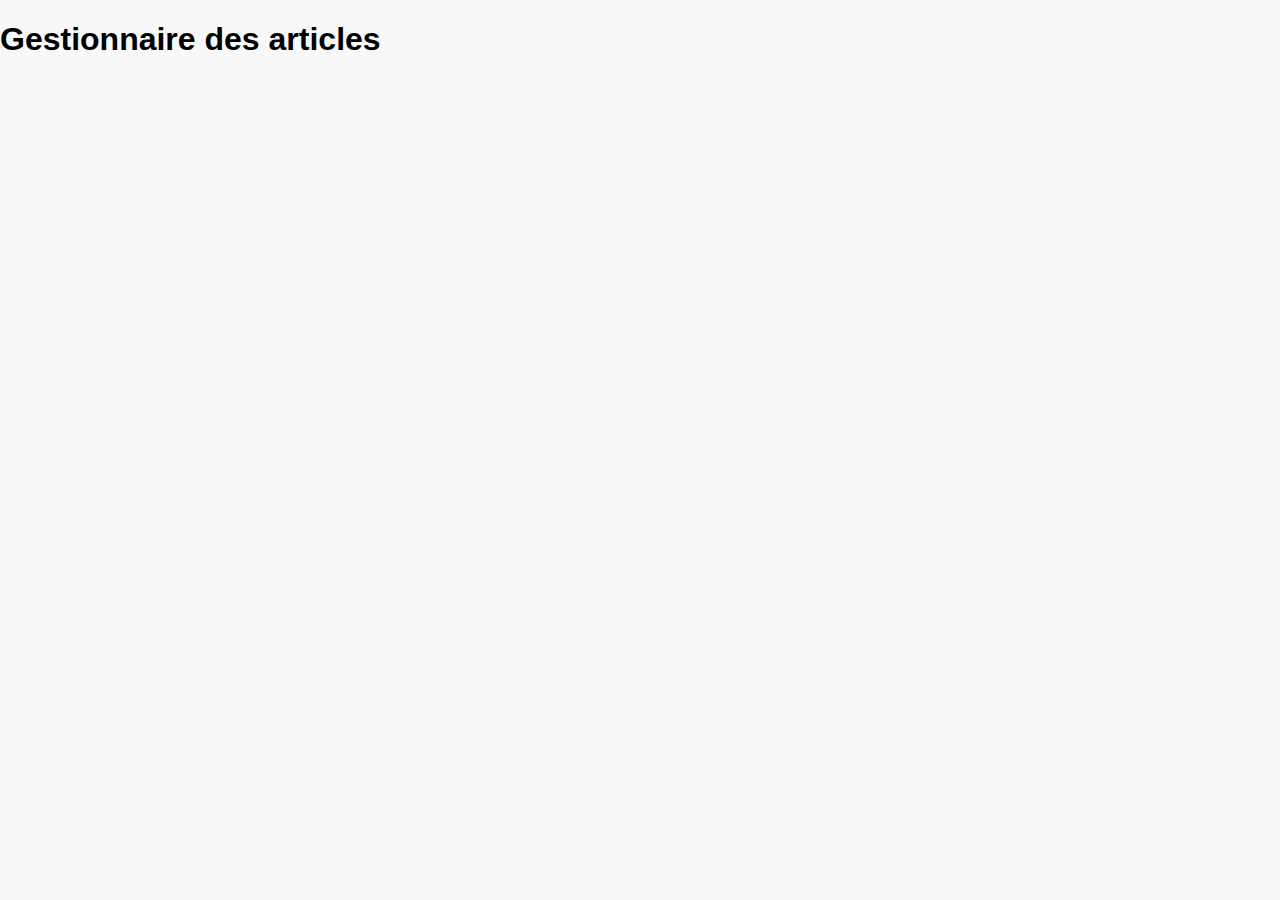
<file: projet/client/admin/index.html>
<!doctype html>
<html lang="fr">

<head>
    <title>Menu</title>
    <meta charset="UTF-8">
    <link rel="stylesheet" type="text/css" href="../stylesheets/main.css" />
    <script type="text/javascript" src="https://ajax.googleapis.com/ajax/libs/jquery/3.7.1/jquery.min.js"></script>
    <script type="module" src="../scripts/controllers/adminCtrl.js" defer></script>
</head>

<body>
    <div class="conteneur">
        <div class="menu-container">
            <h1>Gestionnaire des articles</h1>
            <div class="menu-section">
                <div class="menu-item">
                    <tdiv id="listeArticlesModif" />
                </div>
            </div>
        </div>
    </div>
</body>

</html>
</file>
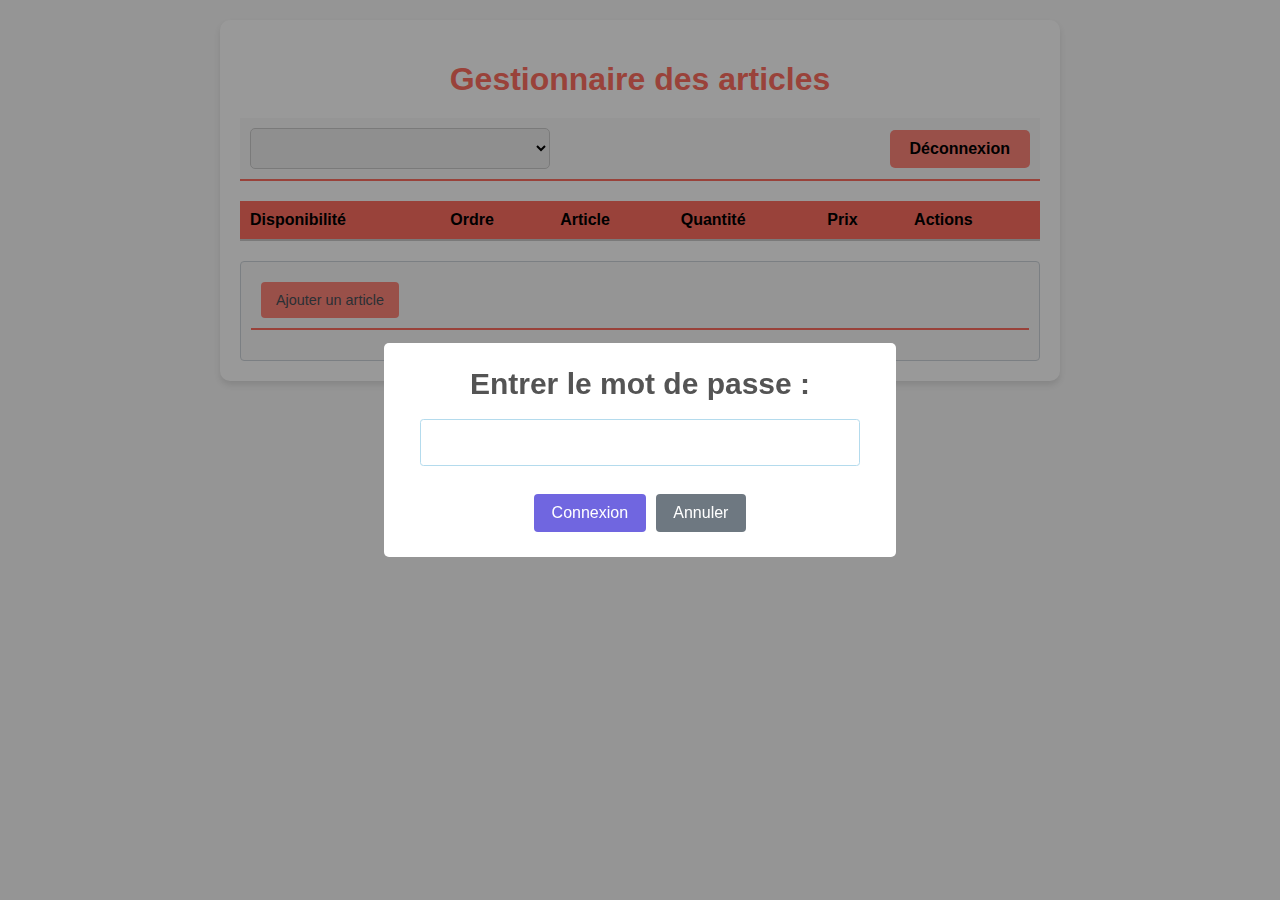
<file: code_source/webmenu/client/admin/index.html>
<!doctype html>
<html lang="fr">

<head>
  <title>Gestion des articles</title>
  <meta charset="UTF-8">
  <!-- <link rel="stylesheet" type="text/css" href="../stylesheets/main.css" /> -->
  <link rel="stylesheet" type="text/css" href="../stylesheets/admin.css" />
  <script type="text/javascript" src="../lib/jquery-3.7.1.min.js"></script>
  <script src="../lib/sweetAlert2.min.js"></script>
  <script type="module" src="../scripts/controllers/adminCtrl.js" defer></script>
</head>

<body>
  <div class="conteneur">
    <h1>Gestionnaire des articles</h1>
    <div class="header">
      <select name="groupe" id="groupes"></select>
      <button id="deconnect">Déconnexion</button>
    </div>
    <table class="menu">
      <thead>
        <tr class="header-menu">
          <th>Disponibilité</th>
          <th>Ordre</th>
          <th>Article</th>
          <th>Quantité</th>
          <th>Prix</th>
          <th>Actions</th>
        </tr>
      </thead>
      <tbody id="listeArticlesModif">
        <!-- Dynamically added rows will go here -->
      </tbody>
    </table>
    <div class="conteneur-ajout-et-modif">
      <div class="header">
        <button id="ajout-article">Ajouter un article</button>
        <button id="sauver-article" class="hidden">Sauver l'article</button>
        <button id="sauver-modif" class="hidden">Sauver les modifications</button>
        <button id="annuler" class="hidden">Annuler</button>
      </div>
      <div id="ajout-et-modif"></div>
    </div>
  </div>
</body>

</html>
</file>
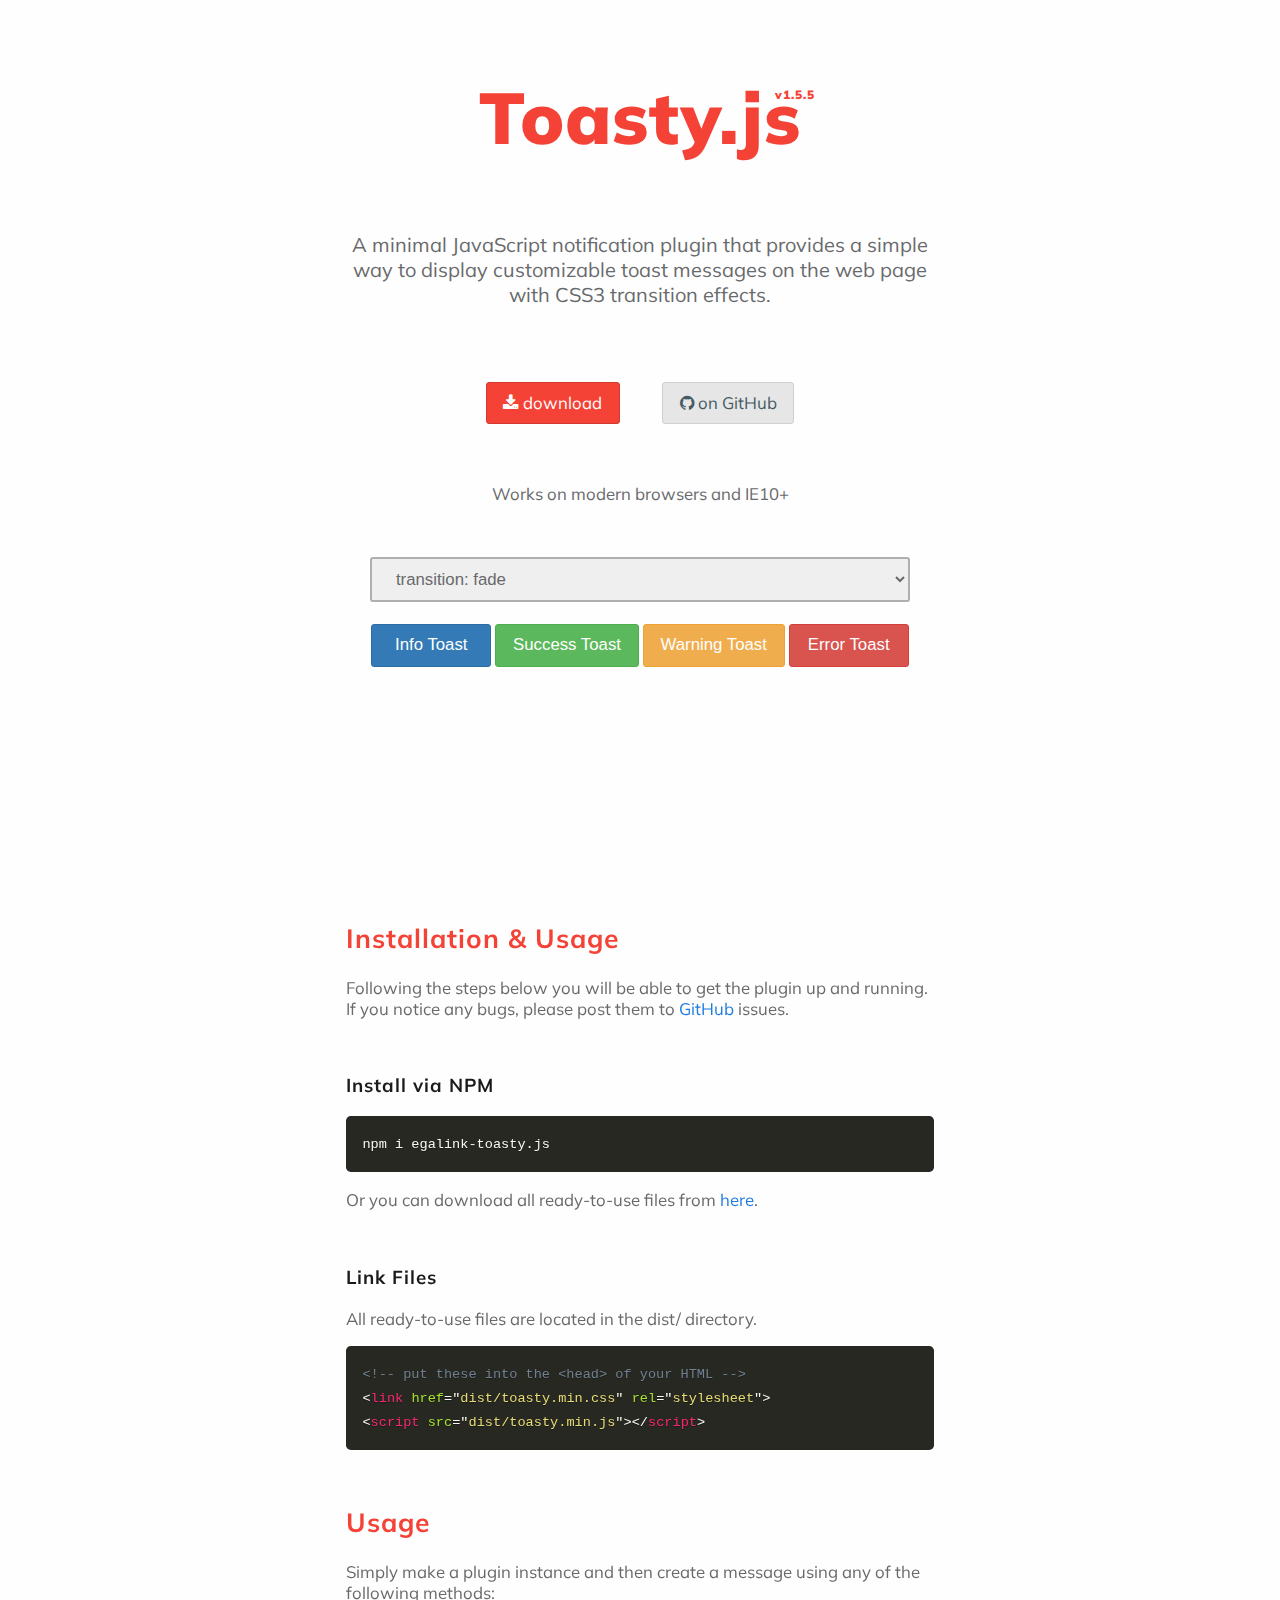
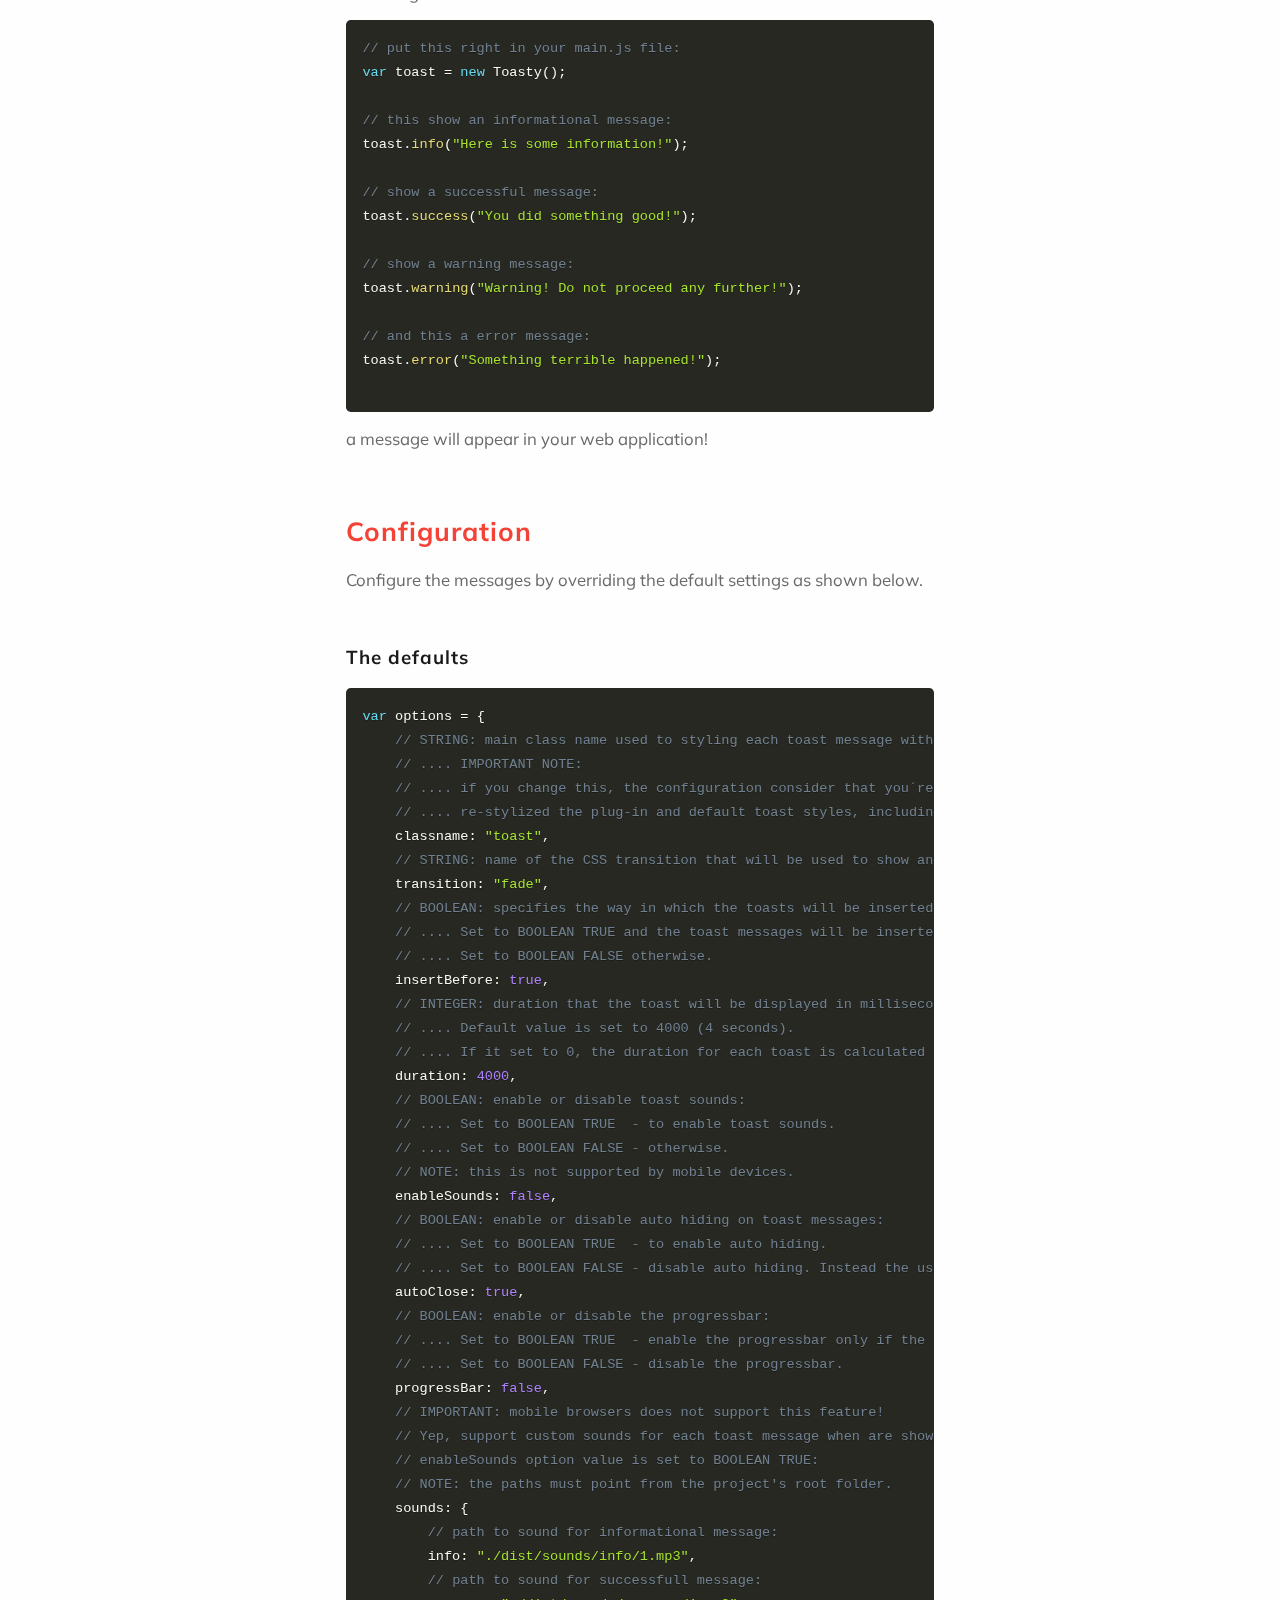
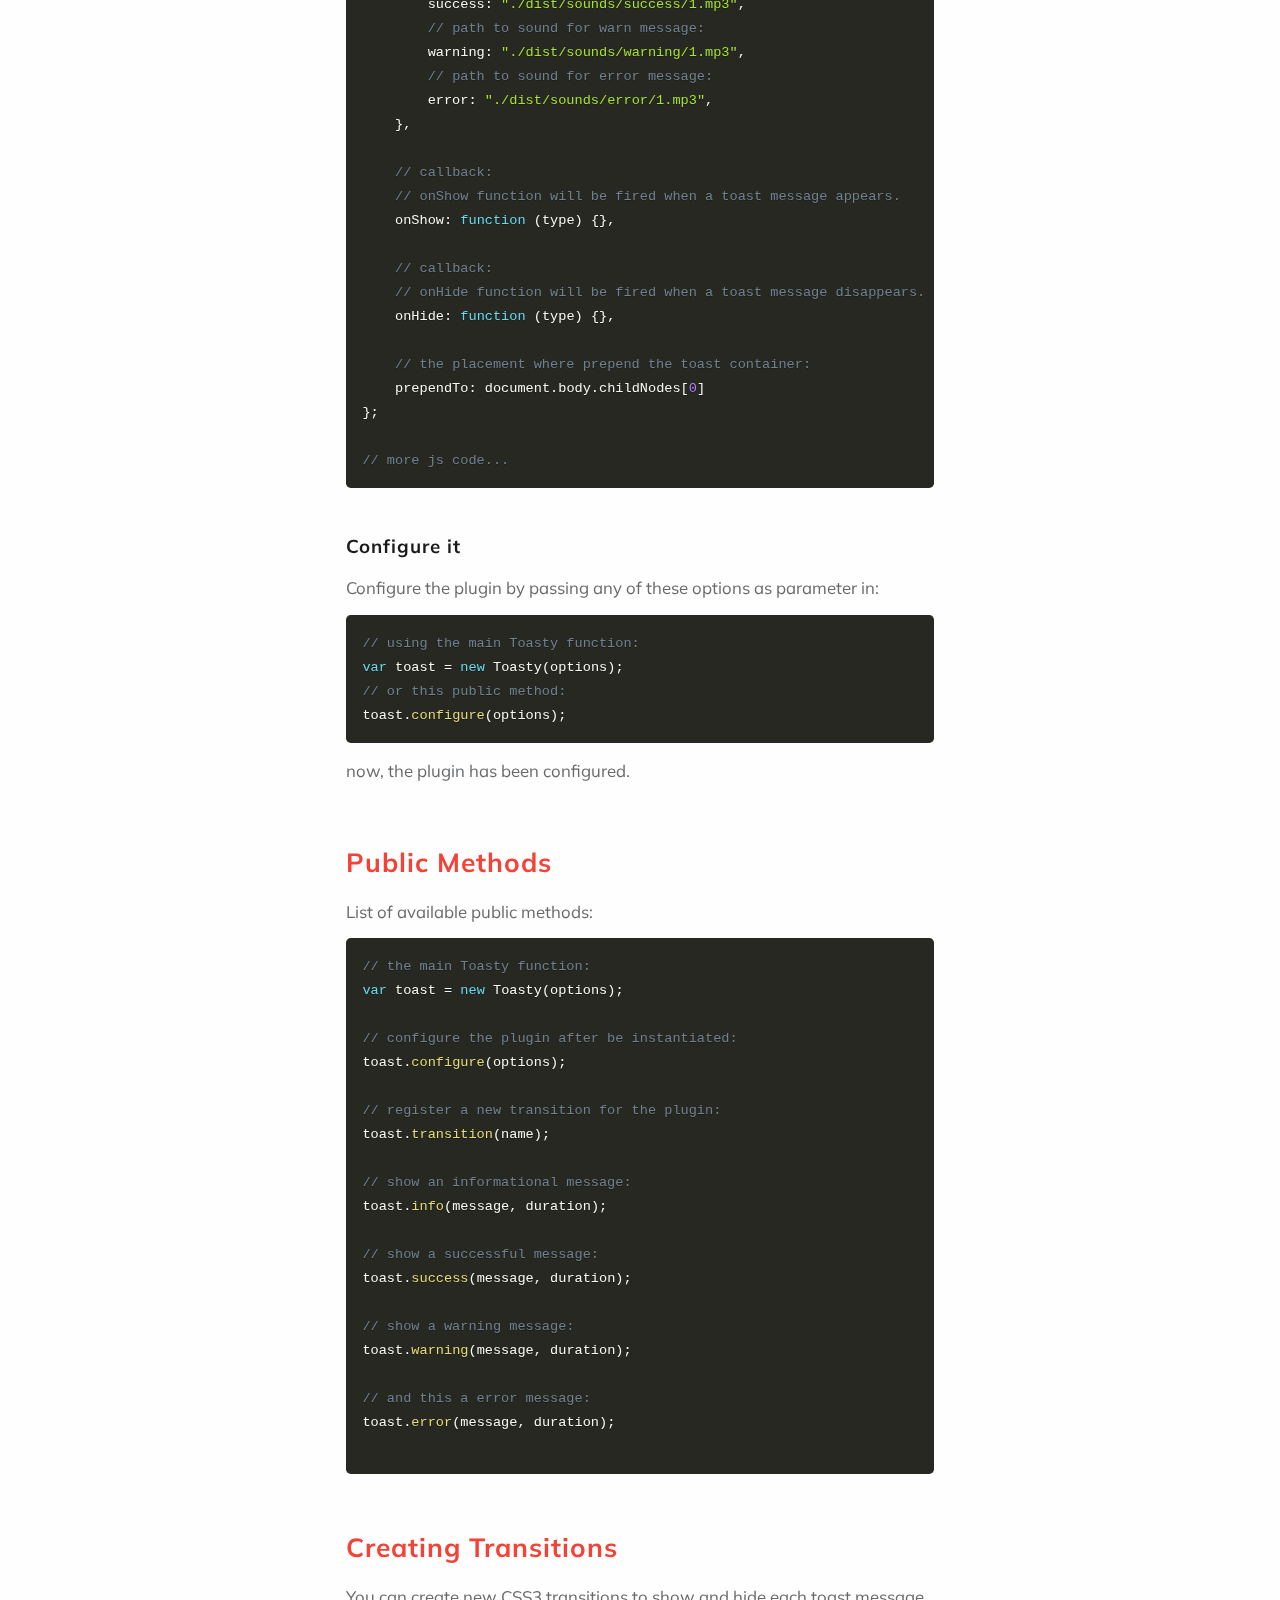
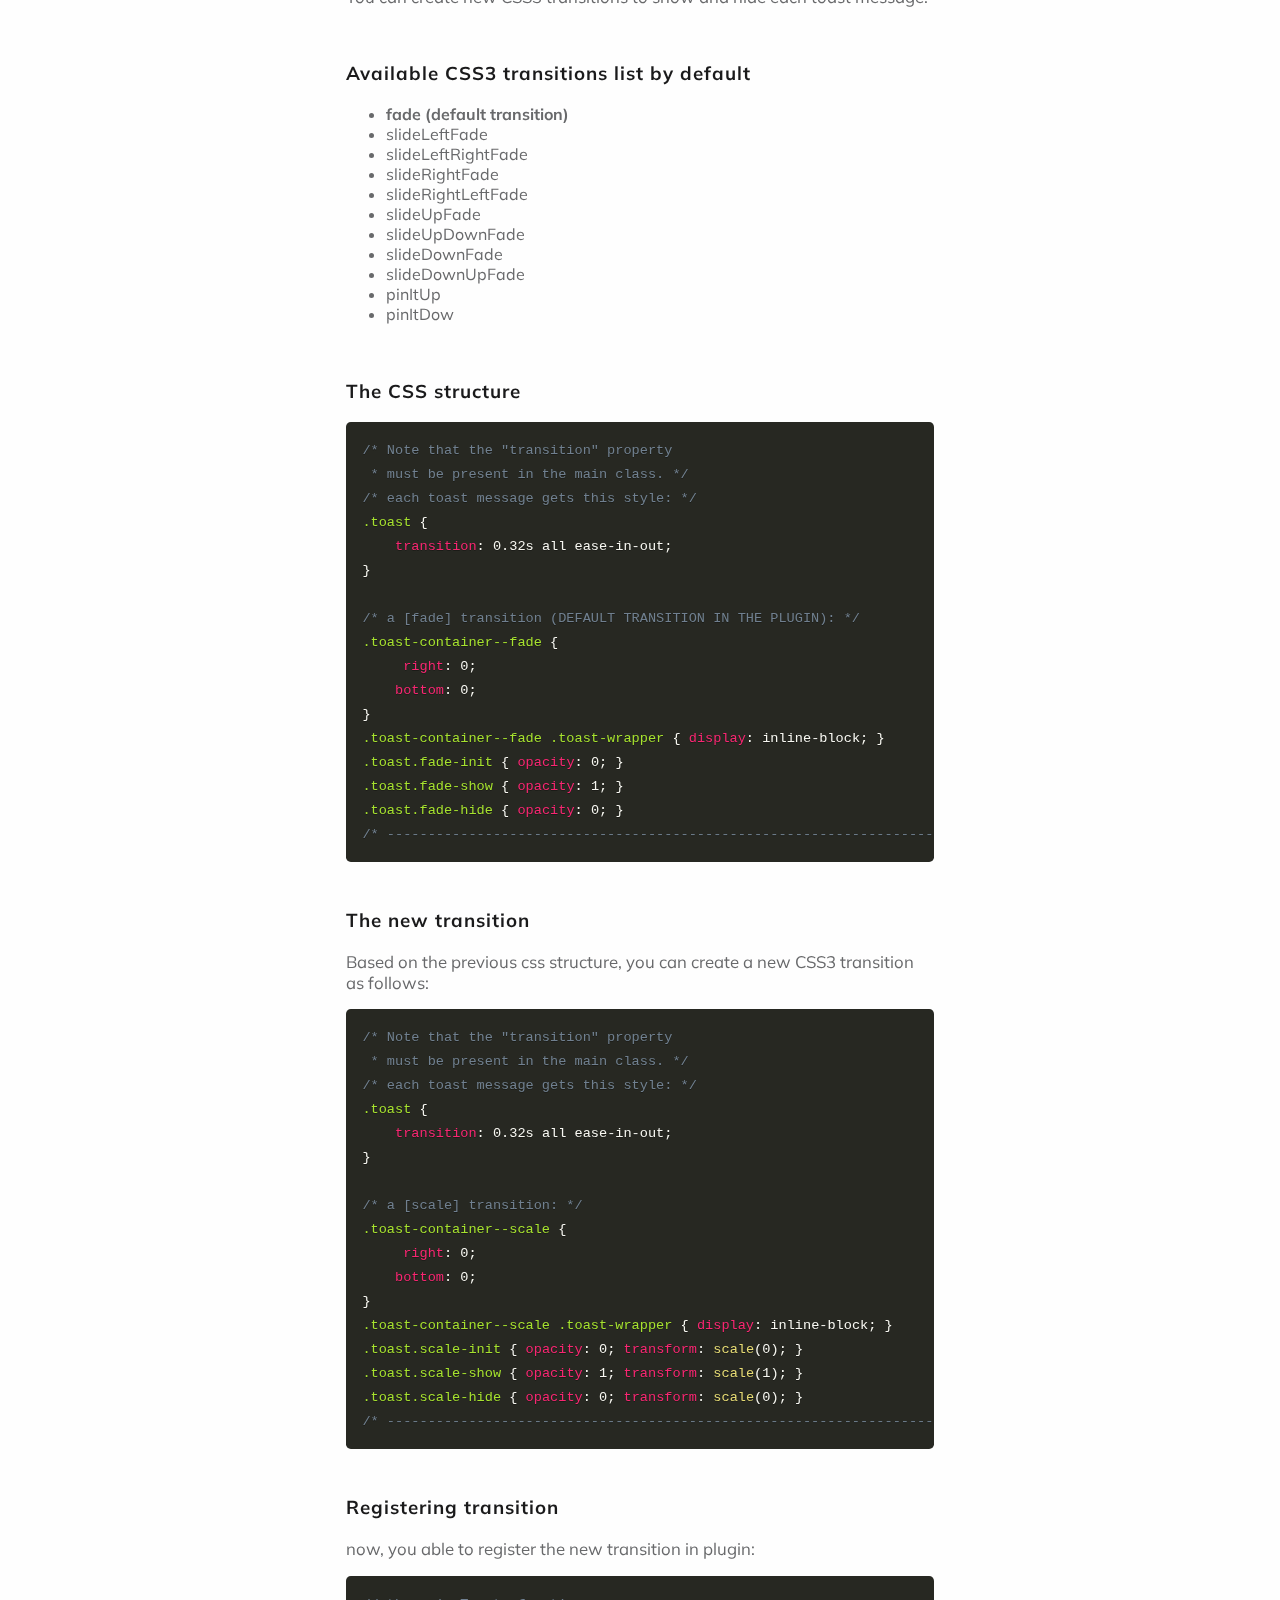
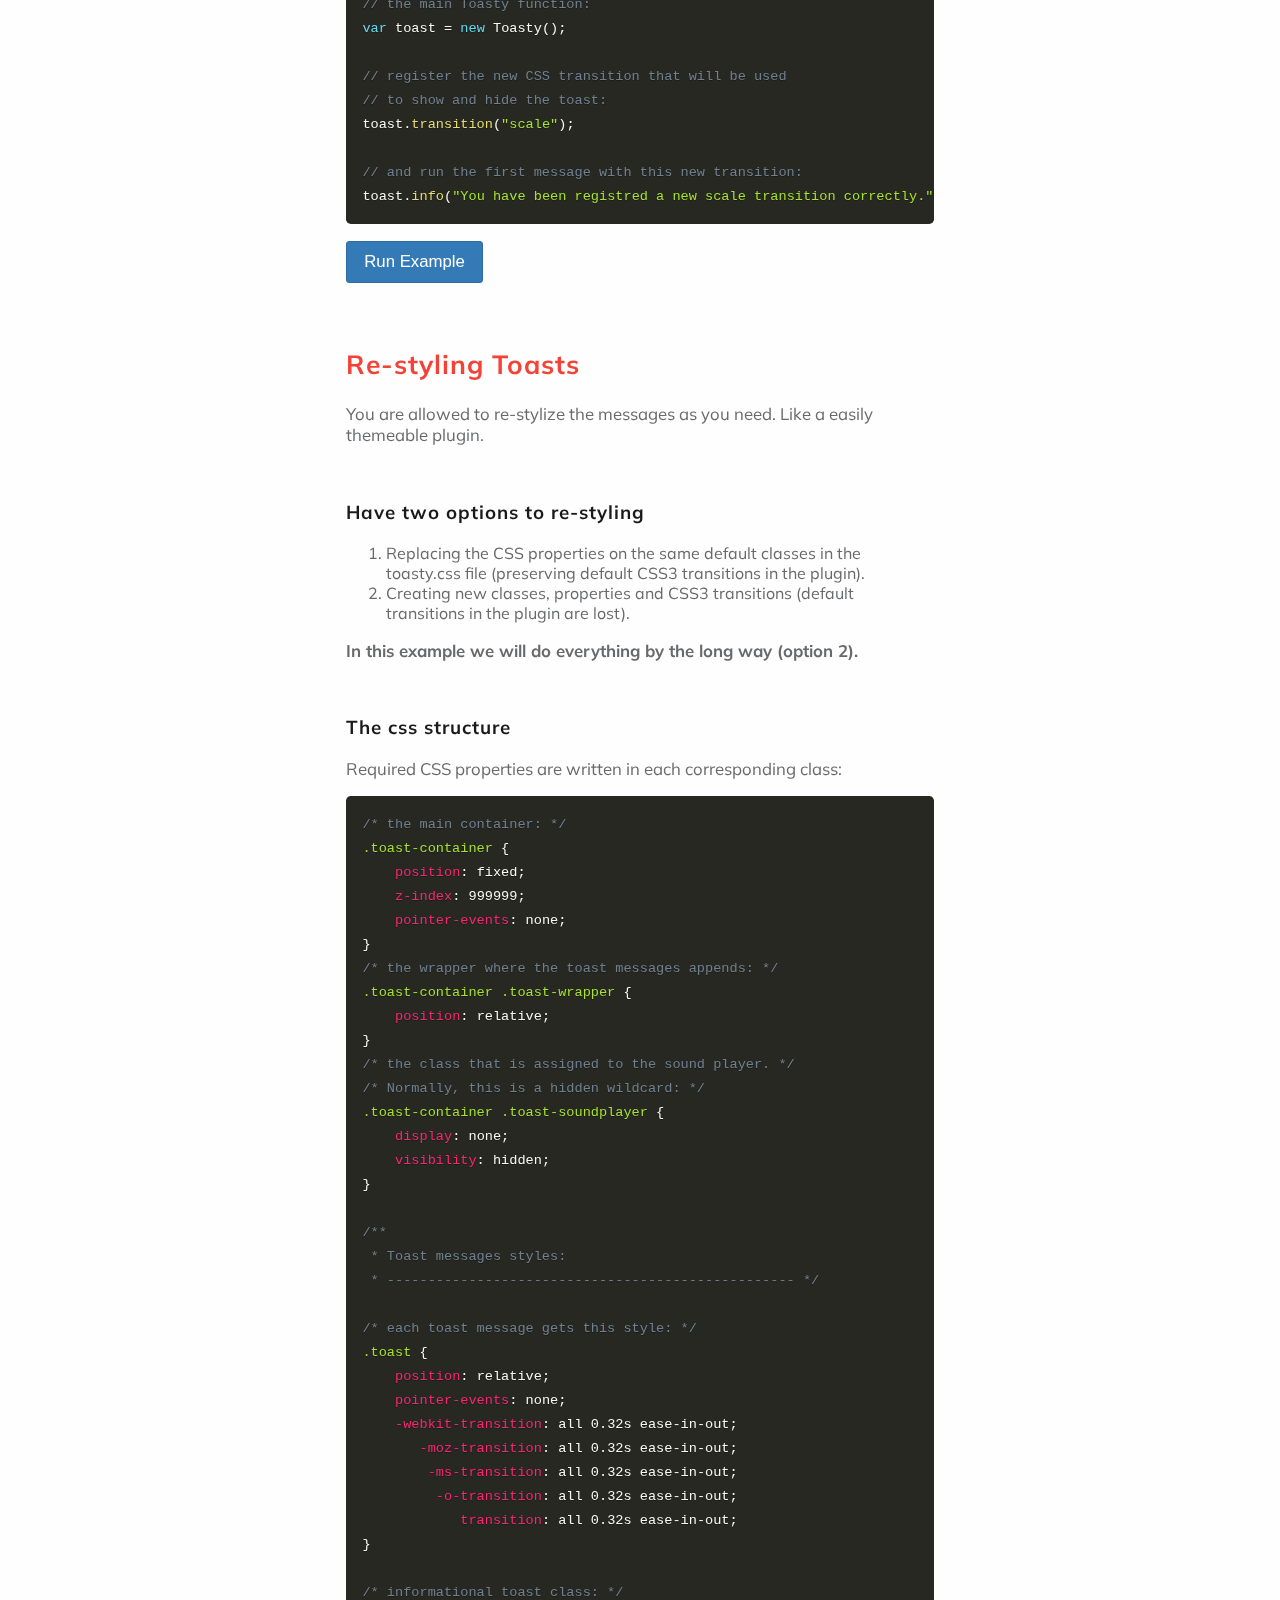
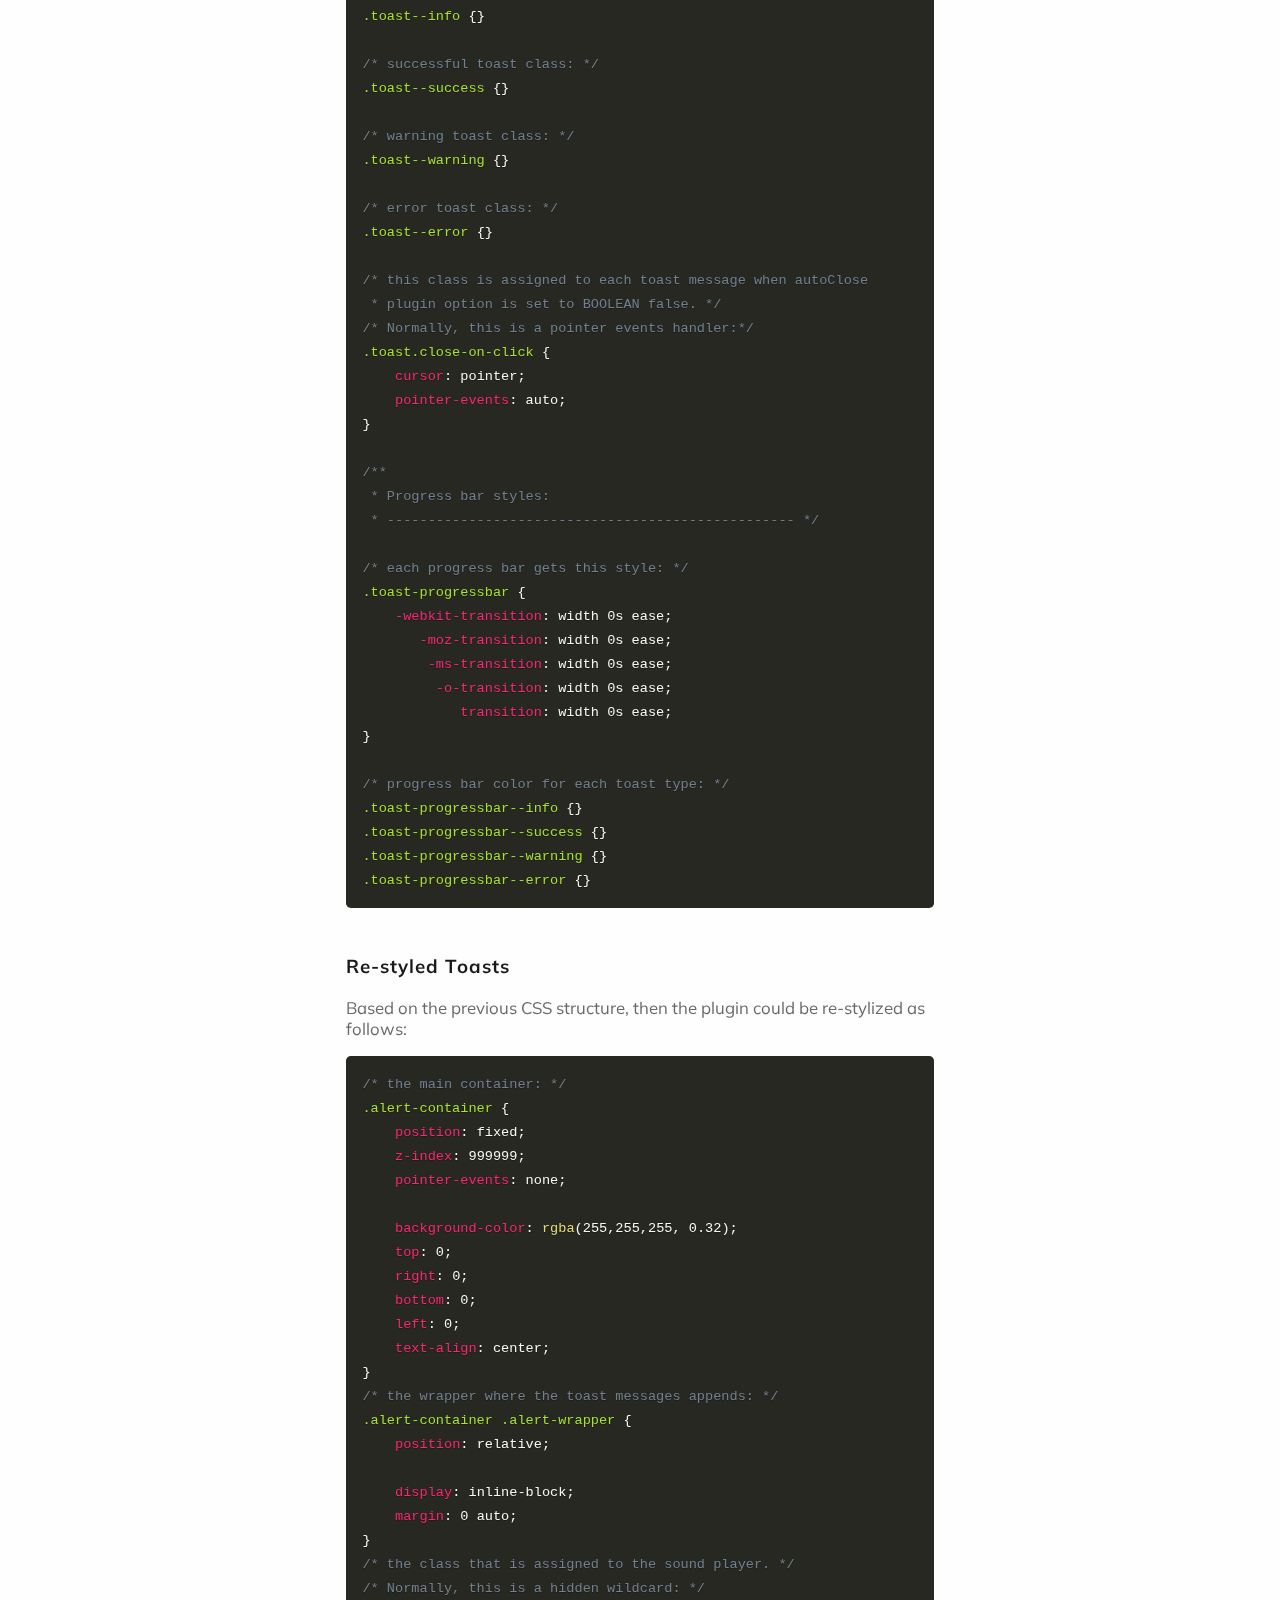
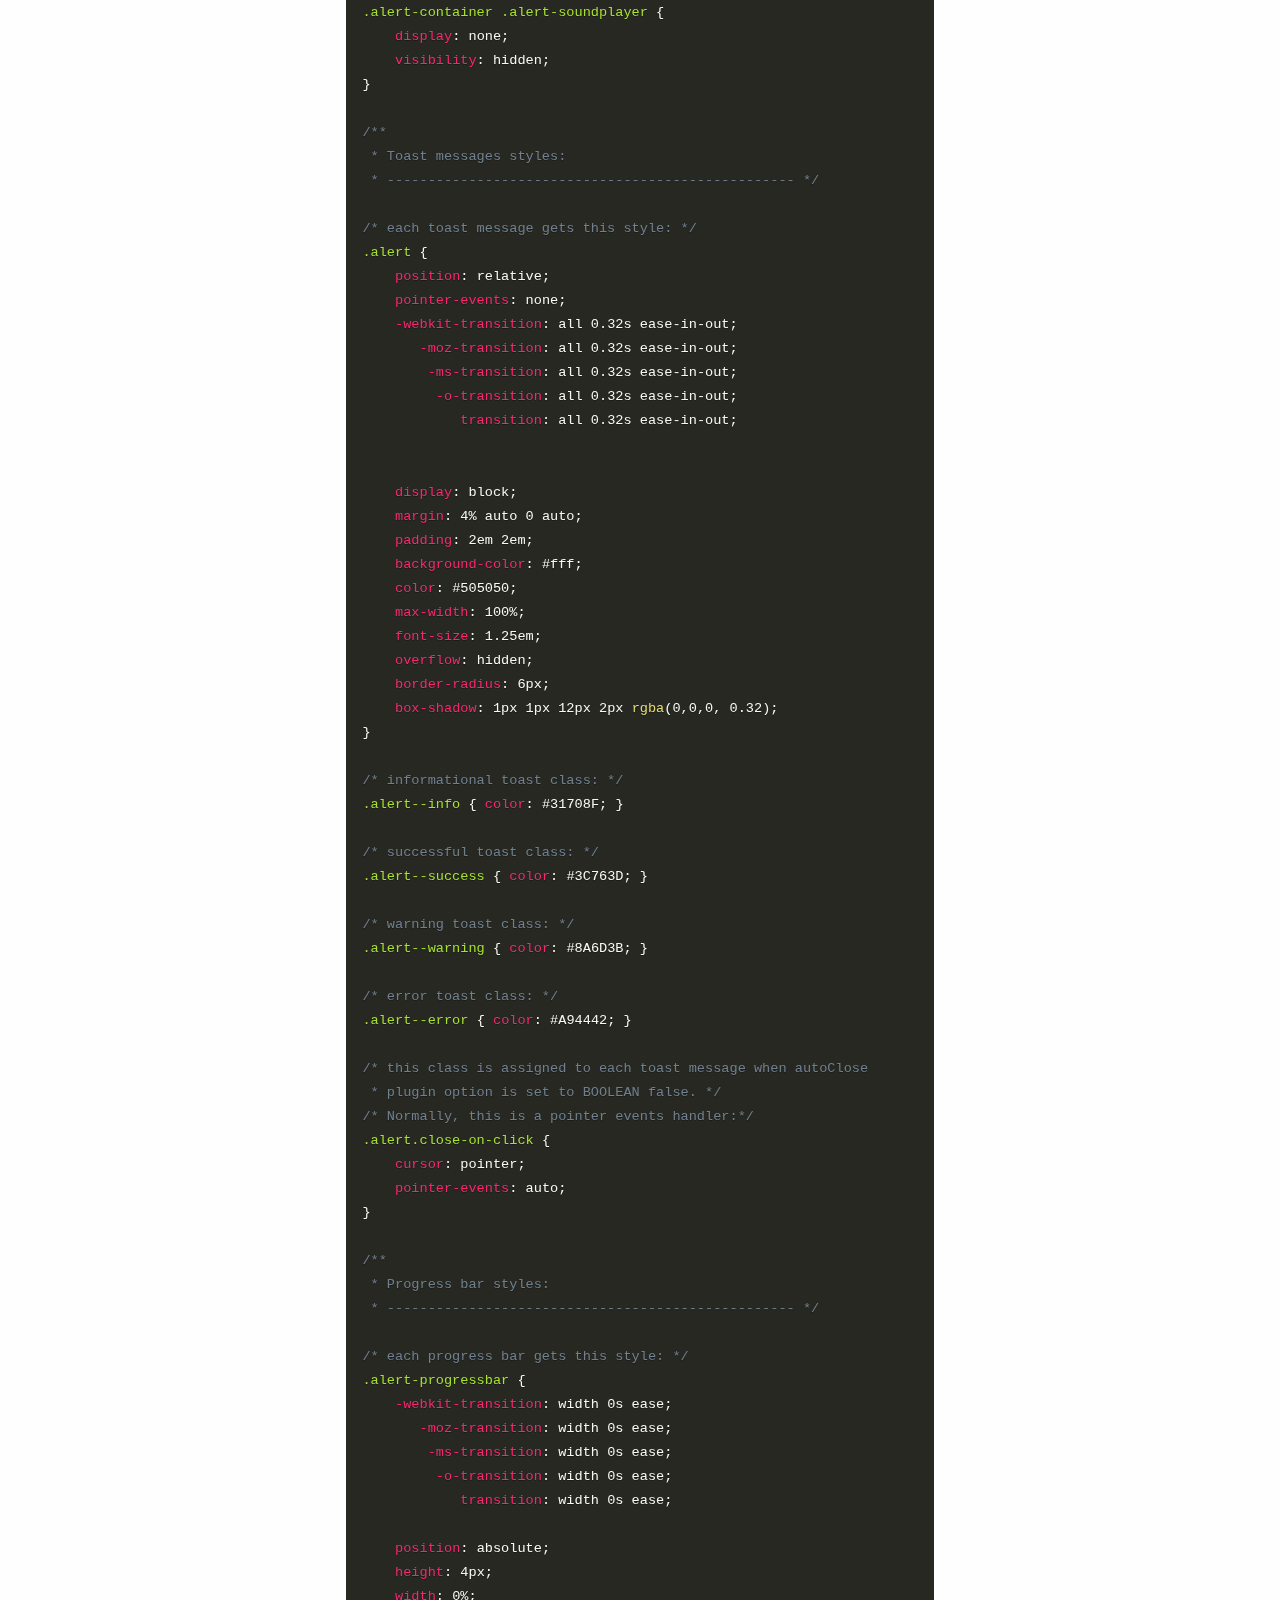
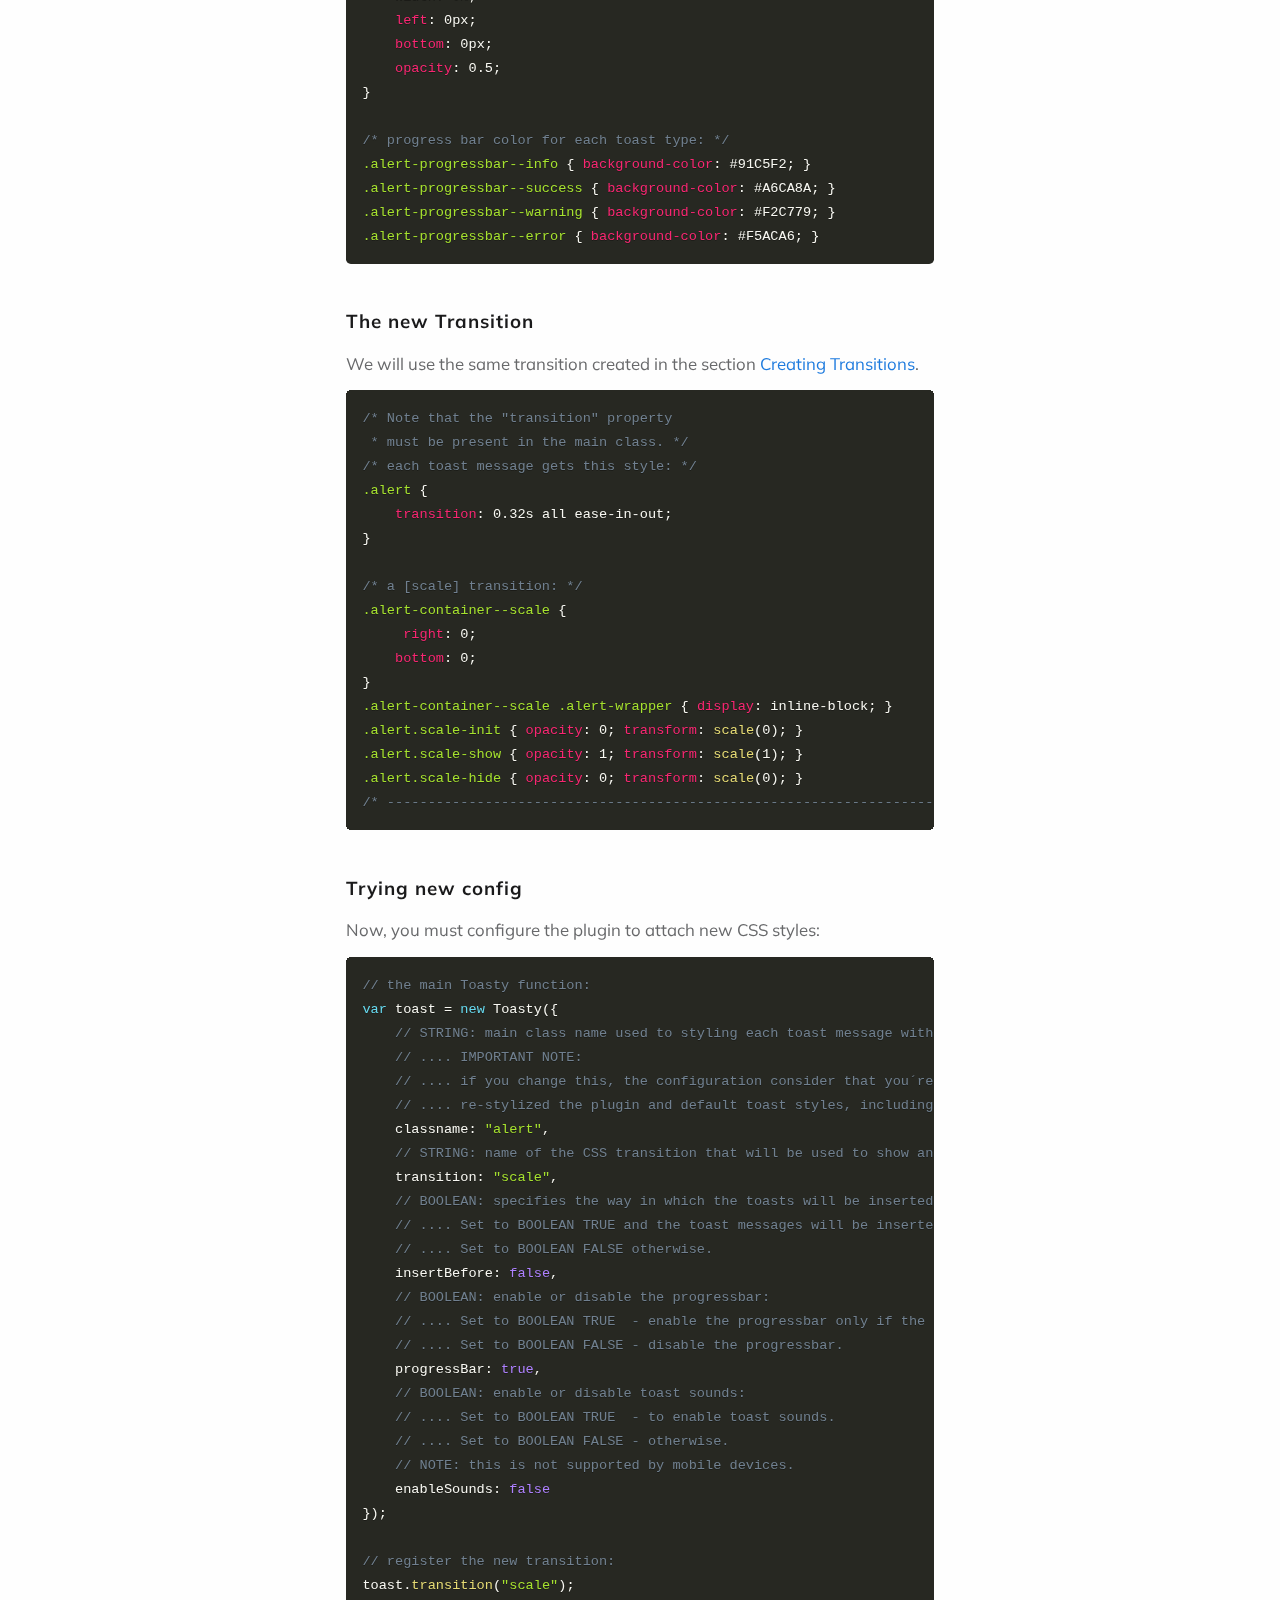
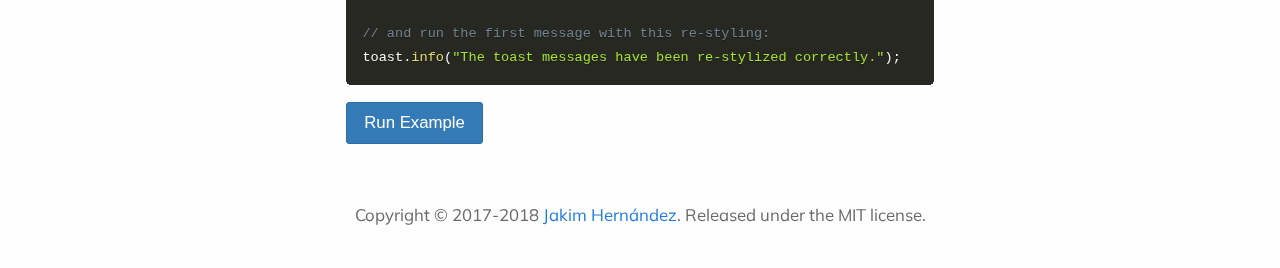
<file: webmenu/client/lib/Toasty.js-master/index.html>
<!DOCTYPE html>
<html lang="en" class="no-js">
    <head>
        <meta charset="utf-8"/>
        <meta name="viewport" content="width=device-width, initial-scale=1, maximum-scale=1"/>
        <title>Toasty.js</title>
        <link href="./assets/favicon.ico" rel="shortcut icon"/>
        <link href="./assets/font-awesome-4.7.0/css/font-awesome.min.css" rel="stylesheet"/>
        <link href="./assets/prism/prism.css" rel="stylesheet"/>
        <link href="./assets/style.css" rel="stylesheet"/>
        <link href="./assets/toasty-custom-styles.css" rel="stylesheet"/>
    </head>
    <body>

        <!-- Presentation: -->
        <section id="presentation">
            <div class="content">
                <h1 class="text-center">
                    <b data-version="v1.5.5">Toasty.js</b>
                </h1>
                <p class="main-description text-center">
                    A minimal JavaScript notification plugin that provides a simple way
                    to display customizable toast messages on the web page
                    with CSS3 transition effects.
                </p>
                <p class="text-center">
                    <a id="action-download" class="btn btn--download" href="//github.com/egalink/Toasty.js/archive/master.zip">
                        <span class="fa fa-download"></span> download
                    </a>
                    <span class="separator"></span>
                    <a class="btn btn--default" href="//github.com/egalink/Toasty.js">
                        <span class="fa fa-github"></span> on GitHub
                    </a>
                </p>
                <br/>
                <p class="text-center">Works on modern browsers and IE10+</p>
                <br/>
                <p class="text-center transition-select">
                    <select id="select-transition">
                        <option value="fade" data-insertbefore="true">transition: fade</option>
                        <option value="slideLeftFade" data-insertbefore="true">slideLeftFade</option>
                        <option value="slideLeftRightFade" data-insertbefore="true">slideLeftRightFade</option>
                        <option value="slideRightFade" data-insertbefore="true">slideRightFade</option>
                        <option value="slideRightLeftFade" data-insertbefore="true">slideRightLeftFade</option>
                        <option value="slideUpFade" data-insertbefore="false">slideUpFade</option>
                        <option value="slideUpDownFade" data-insertbefore="false">slideUpDownFade</option>
                        <option value="slideDownFade" data-insertbefore="false">slideDownFade</option>
                        <option value="slideDownUpFade" data-insertbefore="false">slideDownUpFade</option>
                        <option value="pinItUp" data-insertbefore="false">pinItUp</option>
                        <option value="pinItDown" data-insertbefore="false">pinItDown</option>
                    </select>
                </p>
                <p class="buttonlist text-center">
                    <button id="info" class="btn btn--primary btn-example" type="button" title="Here is some information!">Info Toast</button>
                    <button id="success" class="btn btn--success btn-example" type="button" title="You did something good!">Success Toast</button>
                    <button id="warning" class="btn btn--warning btn-example" type="button" title="Warning! Do not proceed any further!">Warning Toast</button>
                    <button id="error" class="btn btn--caution btn-example" type="button" title="Something terrible happened!">Error Toast</button>
                </p>
            </div>
        </section>

        <!-- Installation: -->
        <section id="installation">
            <div class="content">
                <h2 >Installation &amp; Usage</h2>
                <p>
                    Following the steps below you will be able to get the plugin up and running.
                    <br/>
                    If you notice any bugs, please post them to
                    <a href="https://github.com/egalink/Toasty.js/issues" target="_blank">GitHub</a> issues.
                </p>
                <br/>
                <h3>Install via NPM</h3>
                <pre><code class="language-vim">npm i egalink-toasty.js</code></pre>
                <p>Or you can download all  ready-to-use files from <a href="//github.com/egalink/Toasty.js/archive/master.zip">here</a>.</p>
                <br/>
                <h3>Link Files</h3>
                <p>All ready-to-use files are located in the dist/ directory.</p>

<pre><code class="language-markup">&lt;!-- put these into the &lt;head&gt; of your HTML --&gt;
&lt;link href="dist/toasty.min.css" rel="stylesheet"&gt;
&lt;script src="dist/toasty.min.js"&gt;&lt;/script&gt;</code></pre>

                <!--<p>toasty.js can also be installed via Bower or <a href="">npm</a>.</p>-->
            </div>
        </section>

        <section id="usage">
            <div class="content">
                <h2>Usage</h2>
                <p>
                    Simply make a plugin instance and then create a message
                    using any of the following methods:
                </p>

<pre><code class="language-js">// put this right in your main.js file:
var toast = new Toasty();

// this show an informational message:
toast.info("Here is some information!");

// show a successful message:
toast.success("You did something good!");

// show a warning message:
toast.warning("Warning! Do not proceed any further!");

// and this a error message:
toast.error("Something terrible happened!");

</code></pre>

                <p>a message will appear in your web application!</p>
            </div>
        </section>


        <section id="configuration">
            <div class="content">
                <h2>Configuration</h2>
                <p>Configure the messages by overriding the default settings as shown below.</p>
                <br/>
                <h3>The defaults</h3>

<pre><code class="language-js">var options = {
    // STRING: main class name used to styling each toast message with CSS:
    // .... IMPORTANT NOTE:
    // .... if you change this, the configuration consider that you´re
    // .... re-stylized the plug-in and default toast styles, including CSS3 transitions are lost.
    classname: "toast",
    // STRING: name of the CSS transition that will be used to show and hide all toast by default:
    transition: "fade",
    // BOOLEAN: specifies the way in which the toasts will be inserted in the HTML code:
    // .... Set to BOOLEAN TRUE and the toast messages will be inserted before those already generated toasts.
    // .... Set to BOOLEAN FALSE otherwise.
    insertBefore: true,
    // INTEGER: duration that the toast will be displayed in milliseconds:
    // .... Default value is set to 4000 (4 seconds).
    // .... If it set to 0, the duration for each toast is calculated by text-message length.
    duration: 4000,
    // BOOLEAN: enable or disable toast sounds:
    // .... Set to BOOLEAN TRUE  - to enable toast sounds.
    // .... Set to BOOLEAN FALSE - otherwise.
    // NOTE: this is not supported by mobile devices.
    enableSounds: false,
    // BOOLEAN: enable or disable auto hiding on toast messages:
    // .... Set to BOOLEAN TRUE  - to enable auto hiding.
    // .... Set to BOOLEAN FALSE - disable auto hiding. Instead the user must click on toast message to close it.
    autoClose: true,
    // BOOLEAN: enable or disable the progressbar:
    // .... Set to BOOLEAN TRUE  - enable the progressbar only if the autoClose option value is set to BOOLEAN TRUE.
    // .... Set to BOOLEAN FALSE - disable the progressbar.
    progressBar: false,
    // IMPORTANT: mobile browsers does not support this feature!
    // Yep, support custom sounds for each toast message when are shown if the
    // enableSounds option value is set to BOOLEAN TRUE:
    // NOTE: the paths must point from the project's root folder.
    sounds: {
        // path to sound for informational message:
        info: "./dist/sounds/info/1.mp3",
        // path to sound for successfull message:
        success: "./dist/sounds/success/1.mp3",
        // path to sound for warn message:
        warning: "./dist/sounds/warning/1.mp3",
        // path to sound for error message:
        error: "./dist/sounds/error/1.mp3",
    },

    // callback:
    // onShow function will be fired when a toast message appears.
    onShow: function (type) {},

    // callback:
    // onHide function will be fired when a toast message disappears.
    onHide: function (type) {},

    // the placement where prepend the toast container:
    prependTo: document.body.childNodes[0]
};

// more js code...</code></pre>

                <br/>
                <h3>Configure it</h3>
                <p>Configure the plugin by passing any of these options as parameter in:</p>

<pre><code class="language-js">// using the main Toasty function:
var toast = new Toasty(options);
// or this public method:
toast.configure(options);
</code></pre>

                <p>now, the plugin has been configured.</p>
            </div>
        </section>

        <section id="configuration">
            <div class="content">
                <h2>Public Methods</h2>
                <p>List of available public methods:</p>

<pre><code class="language-js">// the main Toasty function:
var toast = new Toasty(options);

// configure the plugin after be instantiated:
toast.configure(options);

// register a new transition for the plugin:
toast.transition(name);

// show an informational message:
toast.info(message, duration);

// show a successful message:
toast.success(message, duration);

// show a warning message:
toast.warning(message, duration);

// and this a error message:
toast.error(message, duration);

</code></pre>

            </div>
        </section>

        <section id="creating-transitions">
            <div class="content">
                <h2>Creating Transitions</h2>
                <p>You can create new CSS3 transitions to show and hide each toast message.</p>
                <br/>
                <h3>Available CSS3 transitions list by default</h3>
                <p>
                    <ul>
                        <li><b>fade (default transition)</b></li>
                        <li>slideLeftFade</li>
                        <li>slideLeftRightFade</li>
                        <li>slideRightFade</li>
                        <li>slideRightLeftFade</li>
                        <li>slideUpFade</li>
                        <li>slideUpDownFade</li>
                        <li>slideDownFade</li>
                        <li>slideDownUpFade</li>
                        <li>pinItUp</li>
                        <li>pinItDow</li>
                    </ul>
                </p>
                <br/>
                <h3>The CSS structure</h3>

<pre><code class="language-css">/* Note that the "transition" property
 * must be present in the main class. */
/* each toast message gets this style: */
.toast {
    transition: 0.32s all ease-in-out;
}

/* a [fade] transition (DEFAULT TRANSITION IN THE PLUGIN): */
.toast-container--fade {
     right: 0;
    bottom: 0;
}
.toast-container--fade .toast-wrapper { display: inline-block; }
.toast.fade-init { opacity: 0; }
.toast.fade-show { opacity: 1; }
.toast.fade-hide { opacity: 0; }
/* ------------------------------------------------------------------------- */
</code></pre>

                <br/>
                <h3>The new transition</h3>
                <p>Based on the previous css structure, you can create a new CSS3 transition as follows: </p>

<pre><code class="language-css">/* Note that the "transition" property
 * must be present in the main class. */
/* each toast message gets this style: */
.toast {
    transition: 0.32s all ease-in-out;
}

/* a [scale] transition: */
.toast-container--scale {
     right: 0;
    bottom: 0;
}
.toast-container--scale .toast-wrapper { display: inline-block; }
.toast.scale-init { opacity: 0; transform: scale(0); }
.toast.scale-show { opacity: 1; transform: scale(1); }
.toast.scale-hide { opacity: 0; transform: scale(0); }
/* ------------------------------------------------------------------------- */
</code></pre>

                <br/>
                <h3>Registering transition</h3>
                <p>now, you able to register the new transition in plugin:</p>

<pre><code class="language-js">// the main Toasty function:
var toast = new Toasty();

// register the new CSS transition that will be used
// to show and hide the toast:
toast.transition("scale");

// and run the first message with this new transition:
toast.info("You have been registred a new scale transition correctly.");
</code></pre>

                <p>
                    <button id="new-transition-scale" class="btn btn--primary" type="button">Run Example</button>
                </p>

            </div>
        </section>

        <section id="restyling-toasts">
            <div class="content">
                <h2>Re-styling Toasts</h2>
                <p>
                    You are allowed to re-stylize the messages as you need.
                    Like a easily themeable plugin.
                </p>
                <br/>
                <h3>Have two options to re-styling</h3>
                <p>
                    <ol>
                        <li>
                            Replacing the CSS properties on the same default classes in the toasty.css file
                            (preserving default CSS3 transitions in the plugin).
                        </li>
                        <li>
                            Creating new classes, properties and CSS3 transitions
                            (default transitions in the plugin are lost).
                        </li>
                    </ol>
                </p>
                <p>
                    <b>In this example we will do everything by the long way (option 2).</b>
                </p>
                <br/>
                <h3>The css structure</h3>
                <p>Required CSS properties are written in each corresponding class:</p>

<pre><code class="language-css">/* the main container: */
.toast-container {
    position: fixed;
    z-index: 999999;
    pointer-events: none;
}
/* the wrapper where the toast messages appends: */
.toast-container .toast-wrapper {
    position: relative;
}
/* the class that is assigned to the sound player. */
/* Normally, this is a hidden wildcard: */
.toast-container .toast-soundplayer {
    display: none;
    visibility: hidden;
}

/**
 * Toast messages styles:
 * -------------------------------------------------- */

/* each toast message gets this style: */
.toast {
    position: relative;
    pointer-events: none;
    -webkit-transition: all 0.32s ease-in-out;
       -moz-transition: all 0.32s ease-in-out;
        -ms-transition: all 0.32s ease-in-out;
         -o-transition: all 0.32s ease-in-out;
            transition: all 0.32s ease-in-out;
}

/* informational toast class: */
.toast--info {}

/* successful toast class: */
.toast--success {}

/* warning toast class: */
.toast--warning {}

/* error toast class: */
.toast--error {}

/* this class is assigned to each toast message when autoClose
 * plugin option is set to BOOLEAN false. */
/* Normally, this is a pointer events handler:*/
.toast.close-on-click {
    cursor: pointer;
    pointer-events: auto;
}

/**
 * Progress bar styles:
 * -------------------------------------------------- */

/* each progress bar gets this style: */
.toast-progressbar {
    -webkit-transition: width 0s ease;
       -moz-transition: width 0s ease;
        -ms-transition: width 0s ease;
         -o-transition: width 0s ease;
            transition: width 0s ease;
}

/* progress bar color for each toast type: */
.toast-progressbar--info {}
.toast-progressbar--success {}
.toast-progressbar--warning {}
.toast-progressbar--error {}
</code></pre>

                <br/>
                <h3>Re-styled Toasts</h3>
                <p>
                    Based on the previous CSS structure, then the plugin could
                    be re-stylized as follows:
                </p>

<pre><code class="language-css">/* the main container: */
.alert-container {
    position: fixed;
    z-index: 999999;
    pointer-events: none;

    background-color: rgba(255,255,255, 0.32);
    top: 0;
    right: 0;
    bottom: 0;
    left: 0;
    text-align: center;
}
/* the wrapper where the toast messages appends: */
.alert-container .alert-wrapper {
    position: relative;

    display: inline-block;
    margin: 0 auto;
}
/* the class that is assigned to the sound player. */
/* Normally, this is a hidden wildcard: */
.alert-container .alert-soundplayer {
    display: none;
    visibility: hidden;
}

/**
 * Toast messages styles:
 * -------------------------------------------------- */

/* each toast message gets this style: */
.alert {
    position: relative;
    pointer-events: none;
    -webkit-transition: all 0.32s ease-in-out;
       -moz-transition: all 0.32s ease-in-out;
        -ms-transition: all 0.32s ease-in-out;
         -o-transition: all 0.32s ease-in-out;
            transition: all 0.32s ease-in-out;


    display: block;
    margin: 4% auto 0 auto;
    padding: 2em 2em;
    background-color: #fff;
    color: #505050;
    max-width: 100%;
    font-size: 1.25em;
    overflow: hidden;
    border-radius: 6px;
    box-shadow: 1px 1px 12px 2px rgba(0,0,0, 0.32);
}

/* informational toast class: */
.alert--info { color: #31708F; }

/* successful toast class: */
.alert--success { color: #3C763D; }

/* warning toast class: */
.alert--warning { color: #8A6D3B; }

/* error toast class: */
.alert--error { color: #A94442; }

/* this class is assigned to each toast message when autoClose
 * plugin option is set to BOOLEAN false. */
/* Normally, this is a pointer events handler:*/
.alert.close-on-click {
    cursor: pointer;
    pointer-events: auto;
}

/**
 * Progress bar styles:
 * -------------------------------------------------- */

/* each progress bar gets this style: */
.alert-progressbar {
    -webkit-transition: width 0s ease;
       -moz-transition: width 0s ease;
        -ms-transition: width 0s ease;
         -o-transition: width 0s ease;
            transition: width 0s ease;

    position: absolute;
    height: 4px;
    width: 0%;
    left: 0px;
    bottom: 0px;
    opacity: 0.5;
}

/* progress bar color for each toast type: */
.alert-progressbar--info { background-color: #91C5F2; }
.alert-progressbar--success { background-color: #A6CA8A; }
.alert-progressbar--warning { background-color: #F2C779; }
.alert-progressbar--error { background-color: #F5ACA6; }
</code></pre>

                <br/>
                <h3>The new Transition</h3>
                <p>We will use the same transition created in the section <a href="#creating-transitions">Creating Transitions</a>.</p>

<pre><code class="language-css">/* Note that the "transition" property
 * must be present in the main class. */
/* each toast message gets this style: */
.alert {
    transition: 0.32s all ease-in-out;
}

/* a [scale] transition: */
.alert-container--scale {
     right: 0;
    bottom: 0;
}
.alert-container--scale .alert-wrapper { display: inline-block; }
.alert.scale-init { opacity: 0; transform: scale(0); }
.alert.scale-show { opacity: 1; transform: scale(1); }
.alert.scale-hide { opacity: 0; transform: scale(0); }
/* ------------------------------------------------------------------------- */
</code></pre>

                <br/>
                <h3>Trying new config</h3>
                <p>Now, you must configure the plugin to attach new CSS styles:</p>

<pre><code class="language-js">// the main Toasty function:
var toast = new Toasty({
    // STRING: main class name used to styling each toast message with CSS:
    // .... IMPORTANT NOTE:
    // .... if you change this, the configuration consider that you´re
    // .... re-stylized the plugin and default toast styles, including css3 transitions are lost.
    classname: "alert",
    // STRING: name of the CSS transition that will be used to show and hide all toast by default:
    transition: "scale",
    // BOOLEAN: specifies the way in which the toasts will be inserted in the html code:
    // .... Set to BOOLEAN TRUE and the toast messages will be inserted before those already generated toasts.
    // .... Set to BOOLEAN FALSE otherwise.
    insertBefore: false,
    // BOOLEAN: enable or disable the progressbar:
    // .... Set to BOOLEAN TRUE  - enable the progressbar only if the autoClose option value is set to BOOLEAN TRUE.
    // .... Set to BOOLEAN FALSE - disable the progressbar.
    progressBar: true,
    // BOOLEAN: enable or disable toast sounds:
    // .... Set to BOOLEAN TRUE  - to enable toast sounds.
    // .... Set to BOOLEAN FALSE - otherwise.
    // NOTE: this is not supported by mobile devices.
    enableSounds: false
});

// register the new transition:
toast.transition("scale");

// and run the first message with this re-styling:
toast.info("The toast messages have been re-stylized correctly.");
</code></pre>

                <p>
                    <button id="alerts-re-stylized" class="btn btn--primary" type="button">Run Example</button>
                </p>

            </div>
        </section>

        <footer>
            <div class="content">
                <p class="text-center">Copyright &copy; 2017-2018 <a href="//jakim.me/" target="_blank">Jakim Hernández</a>. Released under the MIT license.</p>
            </div>
        </footer>

        <!-- toasty.js plugin files: -->
        <link href="./dist/toasty.min.css" rel="stylesheet"/>
        <script src="./dist/toasty.min.js" type="text/javascript"></script>

        <!-- assets: -->
        <script src="./assets/prism/prism.js" type="text/javascript"></script>
        <script src="./assets/main.js" type="text/javascript"></script>

    </body>
</html>
</file>
<file: projet/client/stylesheets/main.css>
/* General page styling */
body {
    font-family: Arial, sans-serif;
    margin: 0;
    padding: 0;
    background-color: #f8f8f8;
}

/* Main menu container */
#listeArticles {
    max-width: 800px;
    margin: 50px auto;
    background: white;
    box-shadow: 0 4px 8px rgba(0, 0, 0, 0.1);
    border-radius: 10px;
    overflow: hidden;
}

/* Header section for the menu */
.menu-header {
    background-color: #ff6f61;
    color: white;
    text-align: center;
    padding: 20px;
}

.menu-header h1 {
    margin: 0;
    font-size: 2rem;
}

/* Section for each group */
.menu-section {
    padding: 20px;
}

.menu-section h2 {
    /* border-bottom: 2px solid #ff6f61; */
    padding-bottom: 5px;
    margin-bottom: 20px;
    font-size: 1.5rem;
    color: #333;
    text-align: center;
}

/* Styling for individual menu items */
.menu-item {
    display: flex;
    justify-content: space-between;
    margin-bottom: 15px;
    font-size: 1.1rem;

}

.menu-item span {
    font-size: 1.1rem;
}

.article-et-quantite {
    display: flex; /* Enable flexbox */
    justify-content: space-between; /* Push items to opposite ends */
    align-items: center; /* Align items vertically in the center */
    width: 50%; /* Ensure it takes full width */
}

.description {
    text-align: left; /* Align text to the left */
    flex-grow: 1; /* Allow description to grow if necessary */
}

.quantite {
    text-align: right; /* Align text to the right */
    white-space: nowrap; /* Prevent wrapping for quantity */
    margin-left: 5px; /* Optional: Add spacing between description and quantity */
    align-self: self-end;
}

.menu-items {
    border: 2px solid #ff6f61;
    padding: 20px;
    width: 100%;
    height: 100%;
}


td {
    /* border: 1px solid #CC3; */
    border-spacing: 0;
    height: 100%;
    width: 100%;
    /* justify-content: center; */
    text-align: left;
    align-self: self-end;
}

/* Styling for the price and separator container */
.price-et-separateur {
    display: flex;
    flex-direction: row;
    /* Stack the HR and span */
    gap: 15px;
    /* Stretch to fill the cell's height */
}

/* Styling for the separator (HR) */
.separateur {
    border: none;
    border-bottom: 2px dotted #000;
    /* Dotted border for separator */
    flex-grow: 1;
    /* Take up all remaining vertical space */
    margin: 0;
    padding-bottom: 0;
    line-height: 0;
    width: 100%;
    /* Stretch to full cell width */
}

/* Styling for the price span */
.price {
    white-space: nowrap;
    /* Prevent text wrapping */
    text-align: right;
    /* Align text to the right */
    margin: 0;
    /* Remove any default margin */
    padding: 0;
    /* Remove any default padding */
    line-height: 1;
    /* Set line height to remove extra space */
    display: block;
    /* Ensure no inline-specific spacing */
}
</file>
<file: code_source/webmenu/client/stylesheets/main.css>
body {
  font-family: Arial, sans-serif;
  margin: 0;
  padding: 0;
  background-color: #000000;
}

#listeArticles {
  max-width: 800px;
  margin: auto;
  border-radius: 10px;
  overflow: hidden;
}

.menu-section {
  padding: 20px;
}

.menu-section h2 {
  padding-bottom: 5px;
  margin-bottom: 20px;
  text-align: center;
}

.menu-item {
  display: flex;
  justify-content: space-between;
  margin-bottom: 15px;

}

.article-et-quantite {
  display: flex;
  justify-content: space-between;
  align-items: center;
  width: 50%;
}

.description {
  text-align: left;
  flex-grow: 1;
}

.quantite {
  text-align: right;
  white-space: nowrap;
  margin-left: 5px;
  align-self: self-end;
}

.menu-items {
  border-top: 2px solid #ff6f61;
  padding: 20px;
  width: 100%;
  height: 100%;
}


td {
  border-spacing: 0;
  height: 100%;
  width: 100%;
  text-align: left;
  align-self: self-end;
}

.price-et-separateur {
  display: flex;
  flex-direction: row;
  gap: 1px;
  width: 50%;
}

.separateur {
  border: none;
  /* border-bottom: 2px dotted; */
  flex-grow: 1;
  margin: 0;
  padding-bottom: 0;
  line-height: 0;
}

.price {
  white-space: nowrap;
  text-align: right;
  margin: 0;
  padding: 0;
  line-height: 1;
  display: block;
}

.hidden {
  display: none;
}
</file>
<file: code_source/webmenu/client/stylesheets/admin.css>
body {
  font-family: Arial, sans-serif;
  margin: 0;
  padding: 0;
  background-color: #f8f8f8;
}

.conteneur {
  max-width: 800px;
  margin: 20px auto;
  border-radius: 10px;
  overflow: hidden;
  background-color: white;
  box-shadow: 0 4px 6px rgba(0, 0, 0, 0.1);
  padding: 20px;
}

h1 {
  text-align: center;
  font-size: 2rem;
  color: #ff6f61;
  margin-bottom: 20px;
}

.header {
  display: flex;
  align-items: center;
  justify-content: space-between;
  padding: 10px;
  background-color: #f8f8f8;
  border-bottom: 2px solid #ff6f61;
  gap: 20px;
  margin-bottom: 20px;
}

#deconnect {
  color: rgb(0, 0, 0);
  border: none;
  padding: 10px 20px;
  border-radius: 5px;
  cursor: pointer;
  font-size: 1rem;
  font-weight: bold;
}

#deconnect:hover {
  background-color: #e85b50;
}

#groupes {
  width: 300px;
  padding: 10px;
  font-size: 1rem;
  border: 1px solid #ccc;
  border-radius: 5px;
}


.header-menu th {
  background-color: #ff6f61;
  color: rgb(0, 0, 0);
  font-weight: bold;
  padding: 10px;
  text-align: left;
  border-bottom: 2px solid #ccc;
}

#listeArticlesModif {
  width: 100%;
  border-collapse: collapse;
  margin: 20px 0;
  background-color: #fff;
}

table {
  border-collapse: collapse;
  width: 100%;
}

td {
  align-items: self-start;
  align-self: self-end;
  padding: 10px;
}

button {
  background-color: #ff867b;
  border: none;
  border-radius: 5px;
  padding: 5px;
  cursor: pointer;
}

.menu-item:hover {
  background-color: #f9f9f9;
}

button {
  background: #ff867b;
  color: #ffffff;
  border: none;
  padding: 10px 15px;
  border-radius: 4px;
  cursor: pointer;
  font-size: 0.9rem;
  transition: background 0.3s;
}

button:hover {
  background: #e85b50;
}


.hidden {
  display: none;
}

.conteneur-ajout-et-modif {
  margin-top: 20px;
  padding: 10px;
  background: #f8f8f8;
  border-radius: 4px;
  border: 1px solid #ced4da;
}

#ajout-et-modif {
  margin-top: 15px;
}

#ajout-et-modif input[type="text"],
#ajout-et-modif input[type="number"] {
  width: 97%;
  padding: 10px;
  margin: 10px 0;
  border: 1px solid #ced4da;
  border-radius: 4px;
}

label {
  display: block;
  font-size: 0.9rem;
  color: #495057;
  margin-bottom: 5px;
}

img {
  width: 20px;
  height: 20px;
  object-fit: contain;
}

.supprimer-article,
.modifier-article,
#ajout-article {
  color: #495057;
  background: #ff867b;
}

#ajout-article:hover {
  background: #e85b50;
}

#sauver-article,
#sauver-modif,
#annuler {
  color: #495057;
}
</file>
<file: webmenu/client/lib/Toasty.js-master/assets/prism/prism.css>
/* http://prismjs.com/download.html?themes=prism-okaidia&languages=markup+css+clike+javascript */
/**
 * okaidia theme for JavaScript, CSS and HTML
 * Loosely based on Monokai textmate theme by http://www.monokai.nl/
 * @author ocodia
 */

code[class*="language-"],
pre[class*="language-"] {
	color: #f8f8f2;
	background: none;
	text-shadow: 0 1px rgba(0, 0, 0, 0.3);
	font-family: Consolas, Monaco, 'Andale Mono', 'Ubuntu Mono', monospace;
	text-align: left;
	white-space: pre;
	word-spacing: normal;
	word-break: normal;
	word-wrap: normal;
	line-height: 1.5;

	-moz-tab-size: 4;
	-o-tab-size: 4;
	tab-size: 4;

	-webkit-hyphens: none;
	-moz-hyphens: none;
	-ms-hyphens: none;
	hyphens: none;
}

/* Code blocks */
pre[class*="language-"] {
	padding: 1em;
	margin: .5em 0;
	overflow: auto;
	border-radius: 0.3em;
}

:not(pre) > code[class*="language-"],
pre[class*="language-"] {
	background: #272822;
}

/* Inline code */
:not(pre) > code[class*="language-"] {
	padding: .1em;
	border-radius: .3em;
	white-space: normal;
}

.token.comment,
.token.prolog,
.token.doctype,
.token.cdata {
	color: slategray;
}

.token.punctuation {
	color: #f8f8f2;
}

.namespace {
	opacity: .7;
}

.token.property,
.token.tag,
.token.constant,
.token.symbol,
.token.deleted {
	color: #f92672;
}

.token.boolean,
.token.number {
	color: #ae81ff;
}

.token.selector,
.token.attr-name,
.token.string,
.token.char,
.token.builtin,
.token.inserted {
	color: #a6e22e;
}

.token.operator,
.token.entity,
.token.url,
.language-css .token.string,
.style .token.string,
.token.variable {
	color: #f8f8f2;
}

.token.atrule,
.token.attr-value,
.token.function {
	color: #e6db74;
}

.token.keyword {
	color: #66d9ef;
}

.token.regex,
.token.important {
	color: #fd971f;
}

.token.important,
.token.bold {
	font-weight: bold;
}
.token.italic {
	font-style: italic;
}

.token.entity {
	cursor: help;
}
</file>
<file: webmenu/client/lib/Toasty.js-master/assets/style.css>
@import url('https://fonts.googleapis.com/css?family=Muli');

* {
    box-sizing: border-box;
    outline: none;
    line-height: 1.25em;
}

html,
body {
    margin: 0 auto;
}

html {
    font-family: 'Muli', sans-serif;
    font-size: 100%;
    line-height: 1.5em;
    background-color: #fefefe;
}

pre {
    overflow: auto;
}
pre code {
    font-size: 0.85em;
}

h1, h2, h3, h4, h5, h6 {
    color: #1a1a1b;
    letter-spacing: 1px;
}
h1 {
    font-size: 3.65em;
    color: #f44336;
}
h2 {
    font-size: 1.65em;
    color: #f44336;
}
p {
    font-size: 1.05em;
    color: #68696b;
}

ul, ol {
    color: #68696b;
}

a {
    text-decoration: none;
}
a:link, a {
    color: #1E7BDE;
}
a:visited {
    color: #1E7BDE;
}
a:active {
    color: #DE651E;
}
a:hover {
    text-decoration: underline;
}

select {
    color: inherit;
}

.content {
    max-width: 640px;
    margin: 0 auto;
    padding: 0em 1.65em 1.65em 1.65em;
}


/* PRESENTATION:
 * ------------------------------------------------------------------------- */

#presentation {
    padding: 0;
    position: relative;
}

#presentation .content {
    min-height: 100vh;
}

/* title page: */
#presentation h1 {
    font-size: 4.5em;
    margin: 0 auto;
    padding: 1em 0 0 0;
}
#presentation h1 b {
    display: inline-block;
    position: relative;
}
#presentation h1 b:before {
    content: attr(data-version);
    font-size: 12px;
    position: absolute;
      top: -22px;
    right: -14px;
}
#presentation p.main-description {
    font-size: 1.25em;
    margin: 3.5em auto;
}

#presentation p .btn {
    margin: 5px auto;
    min-width: 120px;
}

#presentation .transition-select select {
    border: 2px solid #AFAFAF;
    font-size: inherit;
    padding: 10px 20px;
    width: 92%;
    border-radius: 3px;
}


/**
 * Separator:
 */
.separator {
    display: inline-block;
    margin: 0 1em;
}


/**
 * Text alignment:
 */
.text-center {
    text-align: center;
}


/* CSS BUTTONS LIBRARY:
 * ------------------------------------------------------------------------- */

.btn {
    border: 1px solid transparent;
    display: inline-block;
    padding: 0.70em 1em;
    font-size: inherit;
    margin-bottom: 0;
    line-height: 1em;
    text-align: center;
    white-space: nowrap;
    vertical-align: middle;
    -ms-touch-action: manipulation;
    touch-action: manipulation;
    -webkit-user-select: none;
    -moz-user-select: none;
    -ms-user-select: none;
    user-select: none;
    transition: all 0.2s ease 0s;
    border-radius: 3px;    
}
.btn:active {
    outline: 0;
    box-shadow: inset 0 3px 5px rgba(0, 0, 0, 0.125);
}

/* saf3+, chrome1+ */
@media screen and (-webkit-min-device-pixel-ratio: 0) {
    .btn {
        padding: 0.65em 1em;
        line-height: 1.1em;
    }
}

.btn,
[role="button"] {
    cursor: pointer;
    text-decoration: none;
}
.btn--primary,
.btn--success,
.btn--warning,
.btn--caution,
.btn--download {
    color: #FEFEFE !important;
    text-decoration: none !important;
}

.btn--default {
    color: #455A64 !important;
    text-decoration: none !important;
}

.btn--primary {
    background-color: #337AB7;
    border-color: #2E6DA4;
}
.btn--primary.hover,
.btn--primary:hover {
    background-color: #286090;
    border-color: #204D74;
}
.btn--primary.focus,
.btn--primary:focus {
    background-color: #286090;
    border-color: #122B40;
}

.btn--success {
    background-color: #5CB85C;
    border-color: #4CAE4C;
}
.btn--success.hover,
.btn--success:hover {
    background-color: #449D44;
    border-color: #398439;
}
.btn--success.focus,
.btn--success:focus {
    background-color: #449D44;
    border-color: #255625;
}

.btn--warning {
    background-color: #F0AD4E;
    border-color: #EEA236;
}
.btn--warning.hover,
.btn--warning:hover {
    background-color: #EC971F;
    border-color: #D58512;
}
.btn--warning.focus,
.btn--warning:focus {
    background-color: #EC971F;
    border-color: #985F0D;
}

.btn--caution {
    background-color: #D9534F;
    border-color: #D43F3A;
}
.btn--caution.hover,
.btn--caution:hover {
    background-color: #C9302C;
    border-color: #AC2925;
}
.btn--caution.focus,
.btn--caution:focus {
    background-color: #C9302C;
    border-color: #761C19;
}

.btn--default {
    color: #312F2F;
    background-color: #E6E6E6;
    border-color: #D0D0D0;
}
.btn--default.hover,
.btn--default:hover {
    color: #312F2F;
    background-color: #E0DCDC;
    border-color: #ADADAD;
}
.btn--default.focus,
.btn--default:focus {
    color: #312F2F;
    background-color: #E0DCDC;
    border-color: #8C8C8C;
}

.btn--download {
    background-color: #F44336;
    border-color: #D23A2F;
}
.btn--download.hover,
.btn--download:hover {
    background-color: #E03C30;
    border-color: #B13027;
}
.btn--download.focus,
.btn--download:focus {
    background-color: #E03C30;
    border-color: #B13027;
}

.btn--link {
    color: #1E7BDE;
}
.btn--link,
.btn--link:active,
.btn--link:focus,
.btn--link:hover {
    border-color: transparent;
    box-shadow: none;
}

.test, .test * {
    outline: 1px solid red;
    outline-offset: -1px;
}
</file>
<file: webmenu/client/lib/Toasty.js-master/assets/toasty-custom-styles.css>
/* a [scale] transition: */
.toast-container--scale {
     right: 0;  
    bottom: 0;
}
.toast-container--scale .toast-wrapper { display: inline-block; }
.toast.scale-init {
    opacity: 0;
    -webkit-transform: scale(0);
        -ms-transform: scale(0);   
       -moz-transform: scale(0);
            transform: scale(0);
}
.toast.scale-show {
    opacity: 1;
    -webkit-transform: scale(1);
        -ms-transform: scale(1);   
       -moz-transform: scale(1);
            transform: scale(1);
}
.toast.scale-hide {
    opacity: 0;
    -webkit-transform: scale(0);
        -ms-transform: scale(0);   
       -moz-transform: scale(0);
            transform: scale(0);
}
/* ------------------------------------------------------------------------- */


/**
 * EXAMPLE TO: Re-styled Toasts
 * ------------------------------------------------------------------------- */

/* the main container: */
.alert-container {
    position: fixed;
    z-index: 999999;
    pointer-events: none;

    background-color: rgba(255,255,255, 0.32);
    top: 0;
    right: 0;
    bottom: 0;
    left: 0;
    text-align: center;
}
/* the wrapper where the toast messages appends: */
.alert-container .alert-wrapper {
    position: relative;

    display: inline-block;
    margin: 0 auto;
}
/* the class that is assigned to the sound player. */
/* Normally, this is a hidden wildcard: */
.alert-container .alert-soundplayer {
    display: none;
    visibility: hidden;
}

/**
 * Toast messages styles:
 * -------------------------------------------------- */

/* each toast message gets this style: */
.alert {
    position: relative;
    pointer-events: none;
    -webkit-transition: all 0.48s ease-in-out;
       -moz-transition: all 0.48s ease-in-out;
        -ms-transition: all 0.48s ease-in-out;
         -o-transition: all 0.48s ease-in-out;
            transition: all 0.48s ease-in-out;

    display: block;
    margin: 4% auto 0 auto;
    padding: 2em 2em;
    background-color: #fff;
    color: #505050;
    max-width: 100%;
    font-size: 1.25em;
    overflow: hidden;
    border-radius: 6px;
    box-shadow: 1px 1px 12px 2px rgba(0,0,0, 0.32);
}

/* informational toast class: */
.alert--info { color: #31708F; }

/* successful toast class: */
.alert--success { color: #3C763D; }

/* warning toast class: */
.alert--warning { color: #8A6D3B; }

/* error toast class: */
.alert--error { color: #A94442; }

/* this class is assigned to each toast message when autoClose
 * plugin option is set to BOOLEAN false. */
/* Normally, this is a pointer events handler:*/
.alert.close-on-click {
    cursor: pointer;
    pointer-events: auto;
}

/**
 * Progress bar styles:
 * -------------------------------------------------- */

/* each progress bar gets this style: */
.alert-progressbar {
    -webkit-transition: width 0s ease;
       -moz-transition: width 0s ease;
        -ms-transition: width 0s ease;
         -o-transition: width 0s ease;
            transition: width 0s ease;

    position: absolute;
    height: 4px;
    width: 0%;
    left: 0px;
    bottom: 0px;
    opacity: 0.5;
}

/* progress bar color for each toast type: */
.alert-progressbar--info { background-color: #91C5F2; }
.alert-progressbar--success { background-color: #A6CA8A; }
.alert-progressbar--warning { background-color: #F2C779; }
.alert-progressbar--error { background-color: #F5ACA6; }
/* ------------------------------------------------------------------------- */


/* a [scale] transition: */
.alert-container--scale {
     right: 0;  
    bottom: 0;
}
.alert-container--scale .alert-wrapper { display: inline-block; }
.alert.scale-init {
    opacity: 0;
    -webkit-transform: scale(0);
        -ms-transform: scale(0);   
       -moz-transform: scale(0);
            transform: scale(0);
}
.alert.scale-show {
    opacity: 1;
    -webkit-transform: scale(1);
        -ms-transform: scale(1);   
       -moz-transform: scale(1);
            transform: scale(1);
}
.alert.scale-hide {
    opacity: 0;
    -webkit-transform: scale(0);
        -ms-transform: scale(0);   
       -moz-transform: scale(0);
            transform: scale(0);
}
/* ------------------------------------------------------------------------- */
</file>
<file: webmenu/client/lib/Toasty.js-master/dist/toasty.min.css>
/*! Toasty.js - v1.5.0 - 2018-05-04
* https://jakim.me/Toasty.js/
* Copyright (c) 2015-2018 Jakim Hernández; Licensed MIT */.toast-container{position:fixed;z-index:1;pointer-events:none;line-height:normal;transition:all 1s ease-in-out}.toast-container .toast-wrapper{position:relative;padding:.5em}.toast-container .toast-soundplayer{display:none;visibility:hidden}.toast{position:relative;padding:16px;border:1px solid;margin:.5em 0;border-left:6px solid transparent;border-radius:2px;pointer-events:none;transition:all .32s ease-in-out;box-shadow:0 0 9px rgba(0,0,0,.25);transform:translateZ(0)}.toast--info{color:#31708f;background-color:#eaf2fa;border-color:#91c5f2}.toast--success{color:#3c763d;background-color:#e9ffd9;border-color:#a6ca8a}.toast--warning{color:#8a6d3b;background-color:#fff8c4;border-color:#f2c779}.toast--error{color:#a94442;background-color:#ffecec;border-color:#f5aca6}.toast.close-on-click{cursor:pointer;pointer-events:auto}.toast-progressbar{position:absolute;height:4px;width:0;left:0;bottom:0;opacity:.5;transition:width 0s ease}.toast-progressbar--info{background-color:#91c5f2}.toast-progressbar--success{background-color:#a6ca8a}.toast-progressbar--warning{background-color:#f2c779}.toast-progressbar--error{background-color:#f5aca6}.toast-container--fade{right:0;bottom:0}.toast-container--fade .toast-wrapper{display:inline-block}.toast.fade-init{opacity:0}.toast.fade-show{opacity:1}.toast.fade-hide{opacity:0}.toast-container--slideLeftFade{right:0;bottom:0}.toast-container--slideLeftFade .toast-wrapper{display:inline-block}.toast.slideLeftFade-init{right:-100%;opacity:0}.toast.slideLeftFade-show{right:0;opacity:1}.toast.slideLeftFade-hide{right:100%;opacity:0}.toast-container--slideLeftRightFade{right:0;bottom:0}.toast-container--slideLeftRightFade .toast-wrapper{display:inline-block}.toast.slideLeftRightFade-init{right:-100%;opacity:0}.toast.slideLeftRightFade-show{right:0;opacity:1}.toast.slideLeftRightFade-hide{right:-100%;opacity:0}.toast-container--slideRightFade{right:0;bottom:0}.toast-container--slideRightFade .toast-wrapper{display:inline-block}.toast.slideRightFade-init{left:-100%;opacity:0}.toast.slideRightFade-show{left:0;opacity:1}.toast.slideRightFade-hide{left:100%;opacity:0}.toast-container--slideRightLeftFade{right:0;bottom:0}.toast-container--slideRightLeftFade .toast-wrapper{display:inline-block}.toast.slideRightLeftFade-init{left:-100%;opacity:0}.toast.slideRightLeftFade-show{left:0;opacity:1}.toast.slideRightLeftFade-hide{left:-100%;opacity:0}.toast-container--slideUpFade{top:0;right:0;bottom:0}.toast-container--slideUpFade .toast-wrapper{position:relative;width:100%;height:100%}.toast.slideUpFade-init{bottom:-100%;opacity:0}.toast.slideUpFade-show{bottom:0;opacity:1}.toast.slideUpFade-hide{bottom:100%;opacity:0}.toast-container--slideUpDownFade{top:0;right:0;bottom:0}.toast-container--slideUpDownFade .toast-wrapper{position:relative;width:100%;height:100%}.toast.slideUpDownFade-init{bottom:-100%;opacity:0}.toast.slideUpDownFade-show{bottom:0;opacity:1}.toast.slideUpDownFade-hide{bottom:-100%;opacity:0}.toast-container--slideDownFade{top:0;right:0;bottom:0}.toast-container--slideDownFade .toast-wrapper{position:relative;width:100%;height:100%}.toast.slideDownFade-init{top:-100%;opacity:0}.toast.slideDownFade-show{top:0;opacity:1}.toast.slideDownFade-hide{top:100%;opacity:0}.toast-container--slideDownUpFade{top:0;right:0;bottom:0}.toast-container--slideDownUpFade .toast-wrapper{position:relative;width:100%;height:100%}.toast.slideDownUpFade-init{top:-100%;opacity:0}.toast.slideDownUpFade-show{top:0;opacity:1}.toast.slideDownUpFade-hide{top:-100%;opacity:0}.toast-container--pinItUp{top:0;right:0;bottom:0}.toast-container--pinItUp .toast-wrapper{display:inline-block;height:25px;float:right}.toast.pinItUp-init{bottom:-100%;opacity:0}.toast.pinItUp-show{bottom:0;opacity:1}.toast.pinItUp-hide{bottom:100%;opacity:0}.toast-container--pinItDown{top:0;right:0;bottom:0}.toast-container--pinItDown .toast-wrapper{display:inline-block;height:25px;float:right}.toast.pinItDown-init{top:-100%;opacity:0}.toast.pinItDown-show{top:0;opacity:1}.toast.pinItDown-hide{top:100%;opacity:0}
</file>
